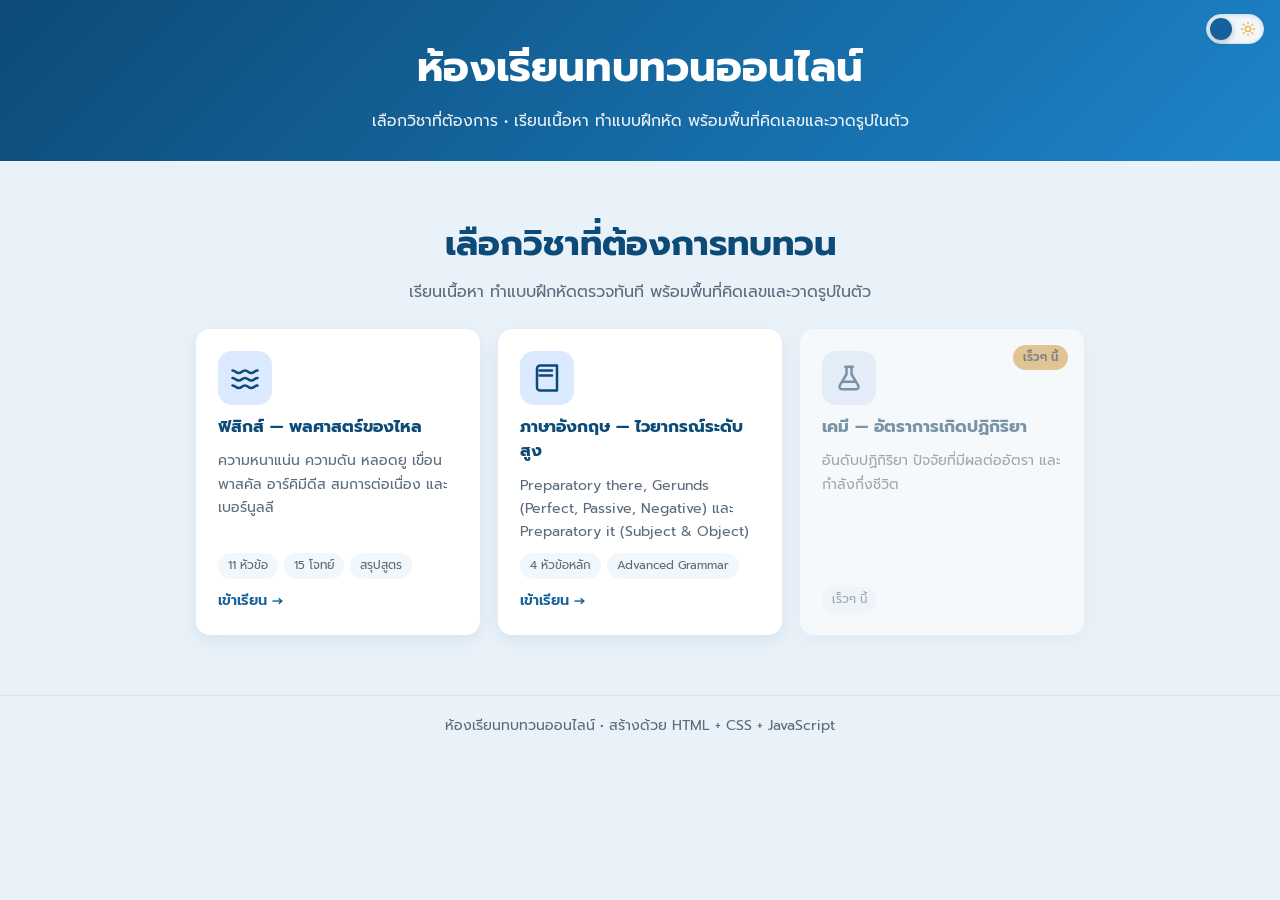
<file: index.html>
<!DOCTYPE html>
<!-- ============================================================
     index.html : ไฟล์หน้าเว็บหลัก (เลือกวิชา)
     ============================================================ -->
<html lang="th">
<head>
  <meta charset="UTF-8" />
  <meta name="viewport" content="width=device-width, initial-scale=1.0" />
  <meta name="color-scheme" content="light dark" />
  <title>ห้องเรียนทบทวนออนไลน์</title>

  <link rel="preconnect" href="https://fonts.googleapis.com" />
  <link rel="preconnect" href="https://fonts.gstatic.com" crossorigin />
  <link href="https://fonts.googleapis.com/css2?family=Prompt:wght@300;400;500;600;700&display=swap" rel="stylesheet" />

  <link rel="stylesheet" href="style.css" />
</head>

<body>

  <header class="site-header">
    <h1>ห้องเรียนทบทวนออนไลน์</h1>
    <p>เลือกวิชาที่ต้องการ • เรียนเนื้อหา ทำแบบฝึกหัด พร้อมพื้นที่คิดเลขและวาดรูปในตัว</p>
  </header>

  <!-- สวิตช์โหมดมืด/สว่าง -->
  <label class="theme-switch" title="สลับโหมดมืด/สว่าง">
    <input type="checkbox" id="theme-toggle" aria-label="สลับโหมดมืด/สว่าง" />
    <span class="switch-track">
      <svg class="icon-moon" viewBox="0 0 24 24" fill="none" stroke="currentColor" stroke-width="2" stroke-linecap="round" stroke-linejoin="round" aria-hidden="true">
        <path d="M21 12.79A9 9 0 1 1 11.21 3 7 7 0 0 0 21 12.79z"/>
      </svg>
      <svg class="icon-sun" viewBox="0 0 24 24" fill="none" stroke="currentColor" stroke-width="2" stroke-linecap="round" stroke-linejoin="round" aria-hidden="true">
        <circle cx="12" cy="12" r="4"/>
        <path d="M12 2v2M12 20v2M4.93 4.93l1.41 1.41M17.66 17.66l1.41 1.41M2 12h2M20 12h2M6.34 17.66l-1.41 1.41M19.07 4.93l-1.41 1.41"/>
      </svg>
      <span class="switch-knob"></span>
    </span>
  </label>

  <main>
    <section id="home-section" class="page active">
      <div class="home-hero">
        <h2>เลือกวิชาที่ต้องการทบทวน</h2>
        <p>เรียนเนื้อหา ทำแบบฝึกหัดตรวจทันที พร้อมพื้นที่คิดเลขและวาดรูปในตัว</p>
      </div>
      <div id="subject-grid" class="subject-grid">
        <!-- script.js เติมการ์ดวิชาตรงนี้ -->
      </div>
    </section>
  </main>

  <footer class="site-footer">
    ห้องเรียนทบทวนออนไลน์ • สร้างด้วย HTML + CSS + JavaScript
  </footer>

  <script src="script.js"></script>
</body>
</html>
</file>
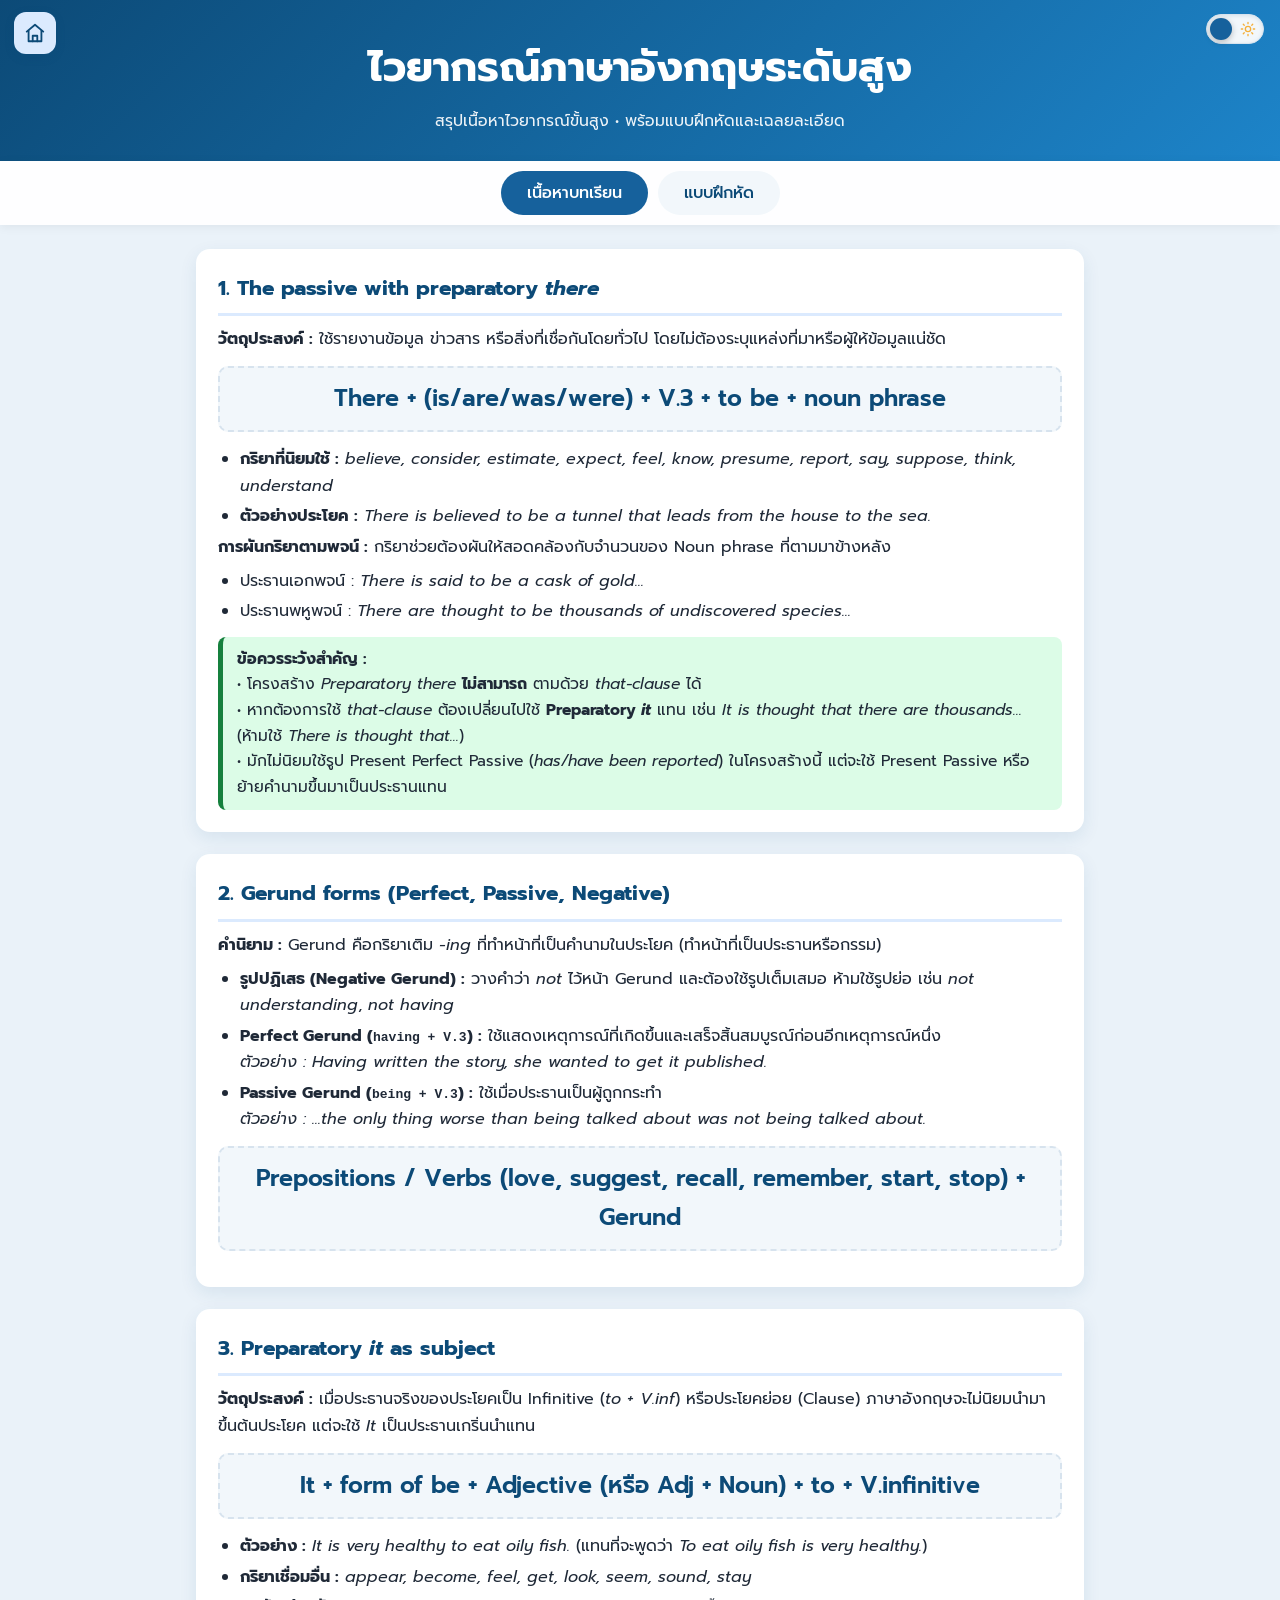
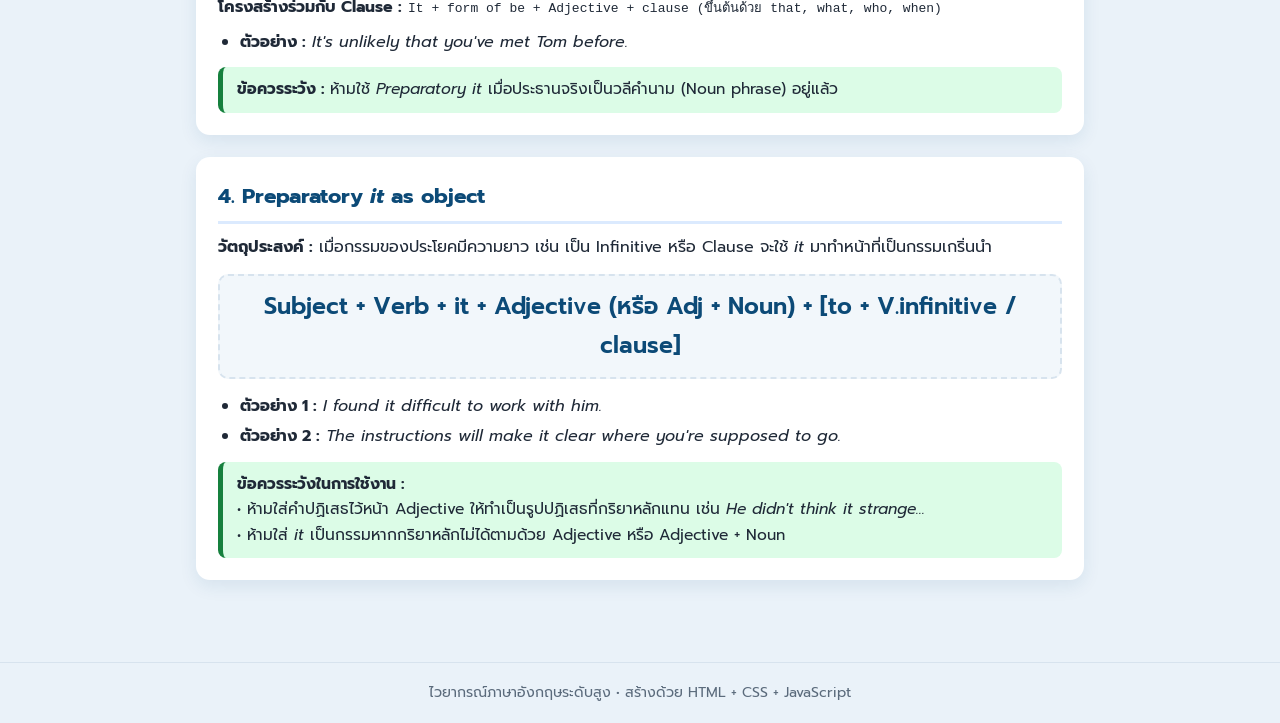
<file: english.html>
<!DOCTYPE html>
<!-- ============================================================
     english.html : สรุปเนื้อหาและแบบฝึกหัดไวยากรณ์ภาษาอังกฤษระดับสูง
     ============================================================ -->
<html lang="th">
<head>
  <meta charset="UTF-8" />
  <meta name="viewport" content="width=device-width, initial-scale=1.0" />
  <meta name="color-scheme" content="light dark" />
  <title>ไวยากรณ์ภาษาอังกฤษระดับสูง | สรุปบทเรียนและแบบฝึกหัด</title>

  <link rel="preconnect" href="https://fonts.googleapis.com" />
  <link rel="preconnect" href="https://fonts.gstatic.com" crossorigin />
  <link href="https://fonts.googleapis.com/css2?family=Prompt:wght@300;400;500;600;700&display=swap" rel="stylesheet" />

  <link rel="stylesheet" href="style.css" />
</head>

<body>

  <!-- ส่วนหัวของเว็บ -->
  <header class="site-header">
    <h1>ไวยากรณ์ภาษาอังกฤษระดับสูง</h1>
    <p>สรุปเนื้อหาไวยากรณ์ขั้นสูง • พร้อมแบบฝึกหัดและเฉลยละเอียด</p>
  </header>

  <!-- ปุ่มโลโก้ "หน้าแรก" : กลับหน้าหลัก index.html -->
  <a href="index.html" id="home-logo" class="home-logo" aria-label="กลับหน้าแรก" title="กลับหน้าแรก">
    <svg viewBox="0 0 24 24" fill="none" stroke="currentColor" stroke-width="2" stroke-linecap="round" stroke-linejoin="round" aria-hidden="true">
      <path d="M3 10.5 12 3l9 7.5"/>
      <path d="M5 9.5V21h14V9.5"/>
      <path d="M9.5 21v-6h5v6"/>
    </svg>
  </a>

  <!-- เมนูแท็บสลับหน้า -->
  <nav class="tabs" id="main-tabs">
    <button id="tab-lesson" class="tab active">เนื้อหาบทเรียน</button>
    <button id="tab-quiz" class="tab">แบบฝึกหัด</button>
  </nav>

  <!-- สวิตช์โหมดมืด/สว่าง -->
  <label class="theme-switch" title="สลับโหมดมืด/สว่าง">
    <input type="checkbox" id="theme-toggle" aria-label="สลับโหมดมืด/สว่าง" />
    <span class="switch-track">
      <svg class="icon-moon" viewBox="0 0 24 24" fill="none" stroke="currentColor" stroke-width="2" stroke-linecap="round" stroke-linejoin="round" aria-hidden="true">
        <path d="M21 12.79A9 9 0 1 1 11.21 3 7 7 0 0 0 21 12.79z"/>
      </svg>
      <svg class="icon-sun" viewBox="0 0 24 24" fill="none" stroke="currentColor" stroke-width="2" stroke-linecap="round" stroke-linejoin="round" aria-hidden="true">
        <circle cx="12" cy="12" r="4"/>
        <path d="M12 2v2M12 20v2M4.93 4.93l1.41 1.41M17.66 17.66l1.41 1.41M2 12h2M20 12h2M6.34 17.66l-1.41 1.41M19.07 4.93l-1.41 1.41"/>
      </svg>
      <span class="switch-knob"></span>
    </span>
  </label>

  <main>
    <!-- SECTION 1 : เนื้อหาบทเรียน -->
    <section id="lesson-section" class="page active">

      <!-- หัวข้อที่ 1 -->
      <article class="lesson-card card">
        <h2>1. The passive with preparatory <i>there</i></h2>
        <p><b>วัตถุประสงค์ :</b> ใช้รายงานข้อมูล ข่าวสาร หรือสิ่งที่เชื่อกันโดยทั่วไป โดยไม่ต้องระบุแหล่งที่มาหรือผู้ให้ข้อมูลแน่ชัด</p>
        <div class="formula">There + (is/are/was/were) + V.3 + to be + noun phrase</div>
        <ul>
          <li><b>กริยาที่นิยมใช้ :</b> <i>believe, consider, estimate, expect, feel, know, presume, report, say, suppose, think, understand</i></li>
          <li><b>ตัวอย่างประโยค :</b> <i>There is believed to be a tunnel that leads from the house to the sea.</i></li>
        </ul>
        <p><b>การผันกริยาตามพจน์ :</b> กริยาช่วยต้องผันให้สอดคล้องกับจำนวนของ Noun phrase ที่ตามมาข้างหลัง</p>
        <ul>
          <li>ประธานเอกพจน์ : <i>There is said to be a cask of gold...</i></li>
          <li>ประธานพหูพจน์ : <i>There are thought to be thousands of undiscovered species...</i></li>
        </ul>
        <div class="example-box">
          <b>ข้อควรระวังสำคัญ :</b><br>
          • โครงสร้าง <i>Preparatory there</i> <b>ไม่สามารถ</b> ตามด้วย <i>that-clause</i> ได้<br>
          • หากต้องการใช้ <i>that-clause</i> ต้องเปลี่ยนไปใช้ <b>Preparatory <i>it</i></b> แทน เช่น <i>It is thought that there are thousands...</i> (ห้ามใช้ <i>There is thought that...</i>)<br>
          • มักไม่นิยมใช้รูป Present Perfect Passive (<i>has/have been reported</i>) ในโครงสร้างนี้ แต่จะใช้ Present Passive หรือย้ายคำนามขึ้นมาเป็นประธานแทน
        </div>
      </article>

      <!-- หัวข้อที่ 2 -->
      <article class="lesson-card card">
        <h2>2. Gerund forms (Perfect, Passive, Negative)</h2>
        <p><b>คำนิยาม :</b> Gerund คือกริยาเติม <i>-ing</i> ที่ทำหน้าที่เป็นคำนามในประโยค (ทำหน้าที่เป็นประธานหรือกรรม)</p>
        <ul>
          <li><b>รูปปฏิเสธ (Negative Gerund) :</b> วางคำว่า <i>not</i> ไว้หน้า Gerund และต้องใช้รูปเต็มเสมอ ห้ามใช้รูปย่อ เช่น <i>not understanding</i>, <i>not having</i></li>
          <li><b>Perfect Gerund (<code>having + V.3</code>) :</b> ใช้แสดงเหตุการณ์ที่เกิดขึ้นและเสร็จสิ้นสมบูรณ์ก่อนอีกเหตุการณ์หนึ่ง<br>
            <i>ตัวอย่าง : Having written the story, she wanted to get it published.</i>
          </li>
          <li><b>Passive Gerund (<code>being + V.3</code>) :</b> ใช้เมื่อประธานเป็นผู้ถูกกระทำ<br>
            <i>ตัวอย่าง : ...the only thing worse than being talked about was not being talked about.</i>
          </li>
        </ul>
        <div class="formula">Prepositions / Verbs (love, suggest, recall, remember, start, stop) + Gerund</div>
      </article>

      <!-- หัวข้อที่ 3 -->
      <article class="lesson-card card">
        <h2>3. Preparatory <i>it</i> as subject</h2>
        <p><b>วัตถุประสงค์ :</b> เมื่อประธานจริงของประโยคเป็น Infinitive (<i>to + V.inf</i>) หรือประโยคย่อย (Clause) ภาษาอังกฤษจะไม่นิยมนำมาขึ้นต้นประโยค แต่จะใช้ <i>It</i> เป็นประธานเกริ่นนำแทน</p>
        <div class="formula">It + form of be + Adjective (หรือ Adj + Noun) + to + V.infinitive</div>
        <ul>
          <li><b>ตัวอย่าง :</b> <i>It is very healthy to eat oily fish.</i> (แทนที่จะพูดว่า <i>To eat oily fish is very healthy.</i>)</li>
          <li><b>กริยาเชื่อมอื่น :</b> <i>appear, become, feel, get, look, seem, sound, stay</i></li>
        </ul>
        <p><b>โครงสร้างร่วมกับ Clause :</b> <code>It + form of be + Adjective + clause (ขึ้นต้นด้วย that, what, who, when)</code></p>
        <ul>
          <li><b>ตัวอย่าง :</b> <i>It's unlikely that you've met Tom before.</i></li>
        </ul>
        <div class="example-box">
          <b>ข้อควรระวัง :</b> ห้ามใช้ <i>Preparatory it</i> เมื่อประธานจริงเป็นวลีคำนาม (Noun phrase) อยู่แล้ว
        </div>
      </article>

      <!-- หัวข้อที่ 4 -->
      <article class="lesson-card card">
        <h2>4. Preparatory <i>it</i> as object</h2>
        <p><b>วัตถุประสงค์ :</b> เมื่อกรรมของประโยคมีความยาว เช่น เป็น Infinitive หรือ Clause จะใช้ <i>it</i> มาทำหน้าที่เป็นกรรมเกริ่นนำ</p>
        <div class="formula">Subject + Verb + it + Adjective (หรือ Adj + Noun) + [to + V.infinitive / clause]</div>
        <ul>
          <li><b>ตัวอย่าง 1 :</b> <i>I found it difficult to work with him.</i></li>
          <li><b>ตัวอย่าง 2 :</b> <i>The instructions will make it clear where you're supposed to go.</i></li>
        </ul>
        <div class="example-box">
          <b>ข้อควรระวังในการใช้งาน :</b><br>
          • ห้ามใส่คำปฏิเสธไว้หน้า Adjective ให้ทำเป็นรูปปฏิเสธที่กริยาหลักแทน เช่น <i>He didn't think it strange...</i><br>
          • ห้ามใส่ <i>it</i> เป็นกรรมหากกริยาหลักไม่ได้ตามด้วย Adjective หรือ Adjective + Noun
        </div>
      </article>

    </section>

    <!-- SECTION 2 : แบบฝึกหัด (Dynamic Rendering with Sub-tabs) -->
    <section id="quiz-section" class="page">
      <!-- สลับแท็บย่อยในแบบฝึกหัด -->
      <nav class="tabs" id="quiz-sub-tabs" style="margin-bottom: 24px; position: static; box-shadow: none;">
        <button id="sub-tab-general" class="tab active">แบบฝึกหัดทั่วไป (10 ข้อ)</button>
        <button id="sub-tab-exam" class="tab">แบบฝึกหัดสอบเข้า / IELTS (10 ข้อ)</button>
      </nav>

      <div id="quiz-box" class="card"></div>
      <div id="result-box" class="card result-card" hidden>
        <h2>สรุปผลคะแนน</h2>
        <div id="score-ring" class="score-ring">
          <div class="score-inner">
            <span id="score-percent">0%</span>
            <small id="score-text">0/0 คะแนน</small>
          </div>
        </div>
        <p id="result-message" class="result-message"></p>
        <button id="retry-btn" class="btn-primary">ทำแบบฝึกหัดอีกครั้ง</button>
      </div>
    </section>

  </main>



  <!-- ส่วนท้ายเว็บ -->
  <footer class="site-footer">
    ไวยากรณ์ภาษาอังกฤษระดับสูง • สร้างด้วย HTML + CSS + JavaScript
  </footer>

  <script src="script.js"></script>
</body>
</html>
</file>
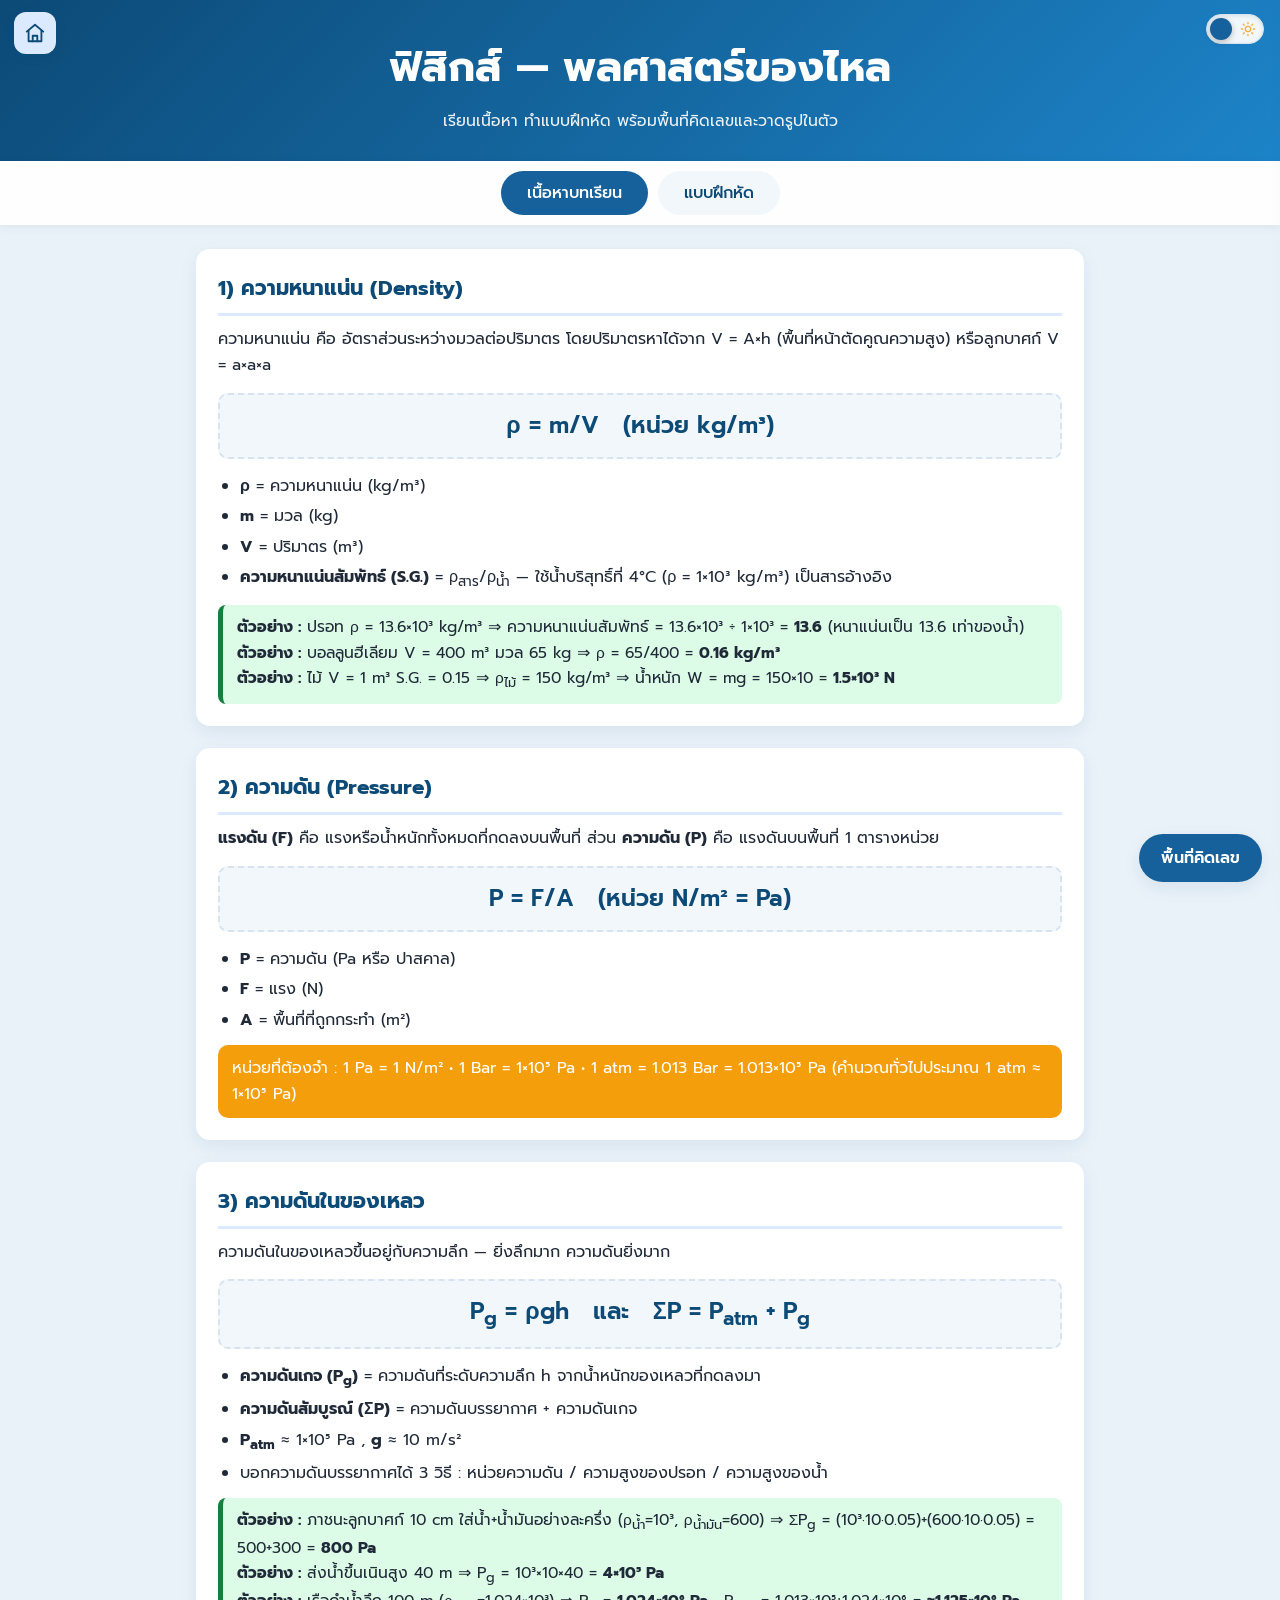
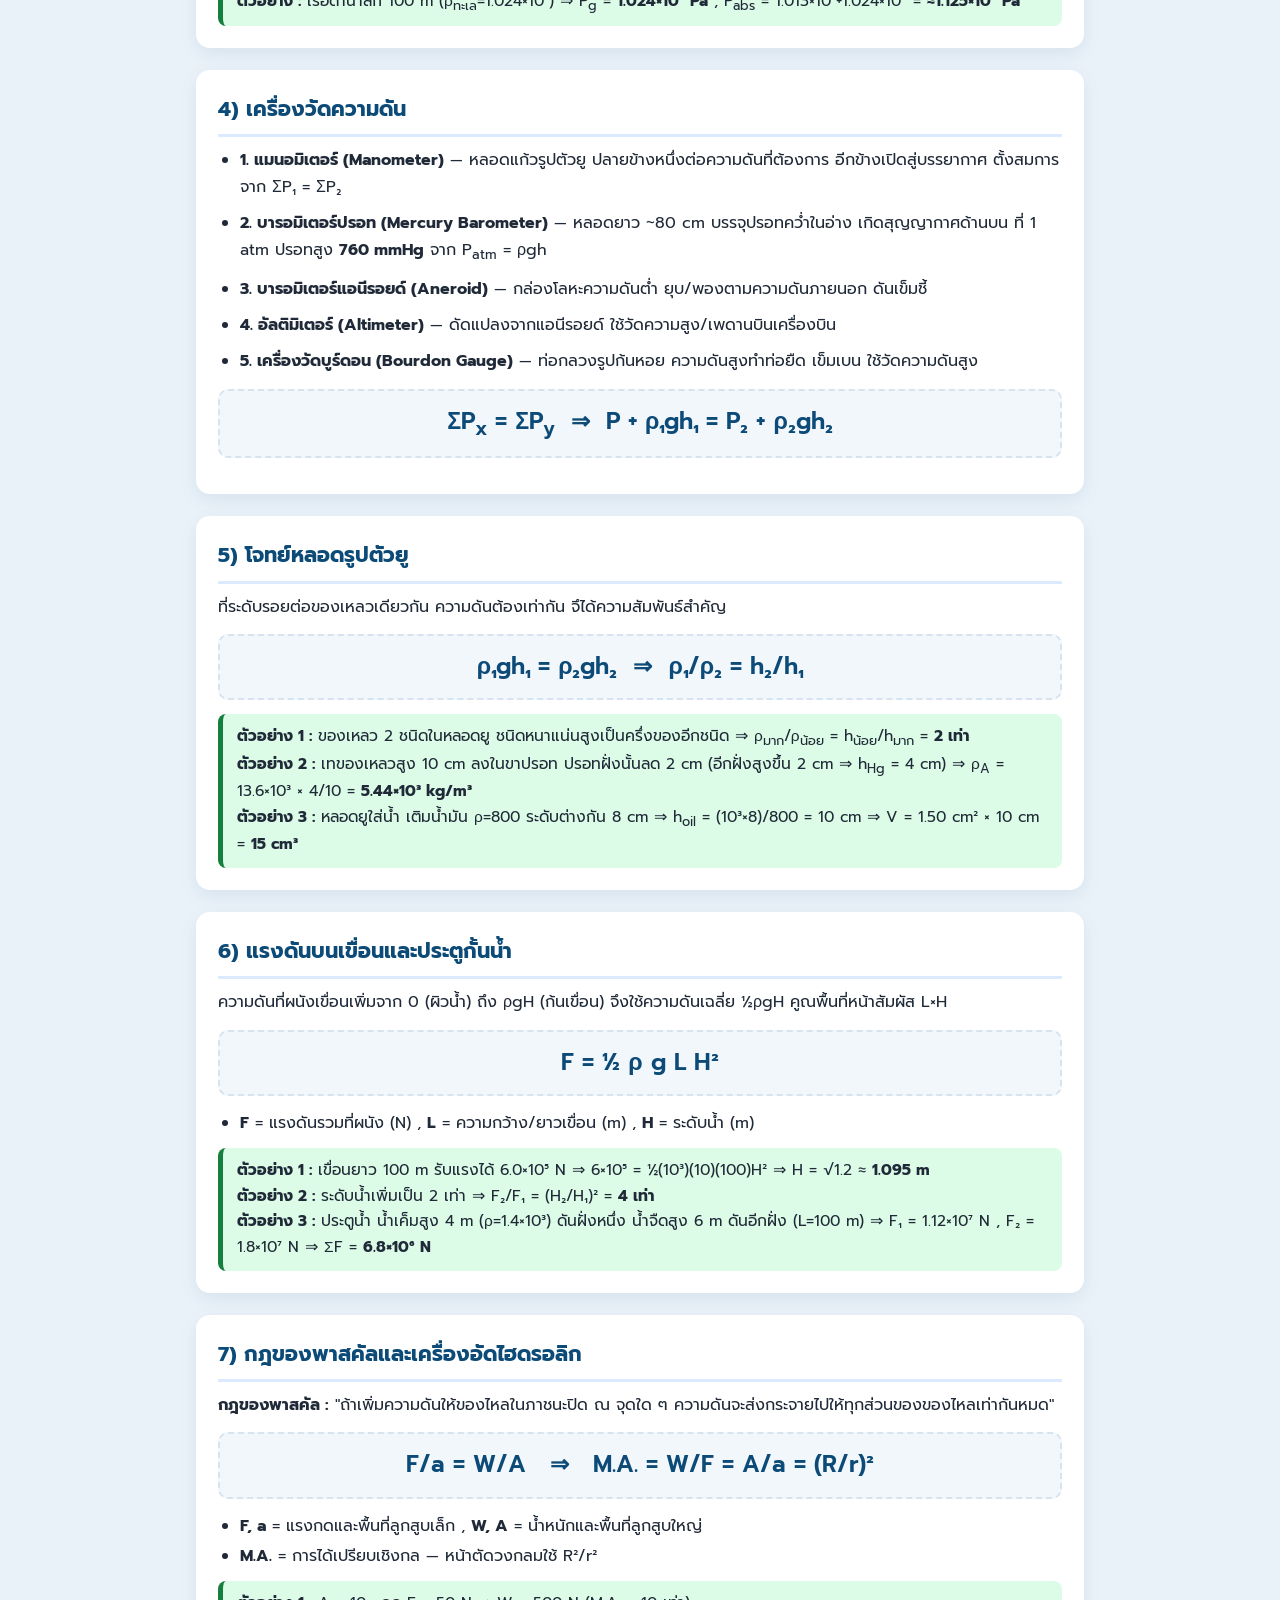
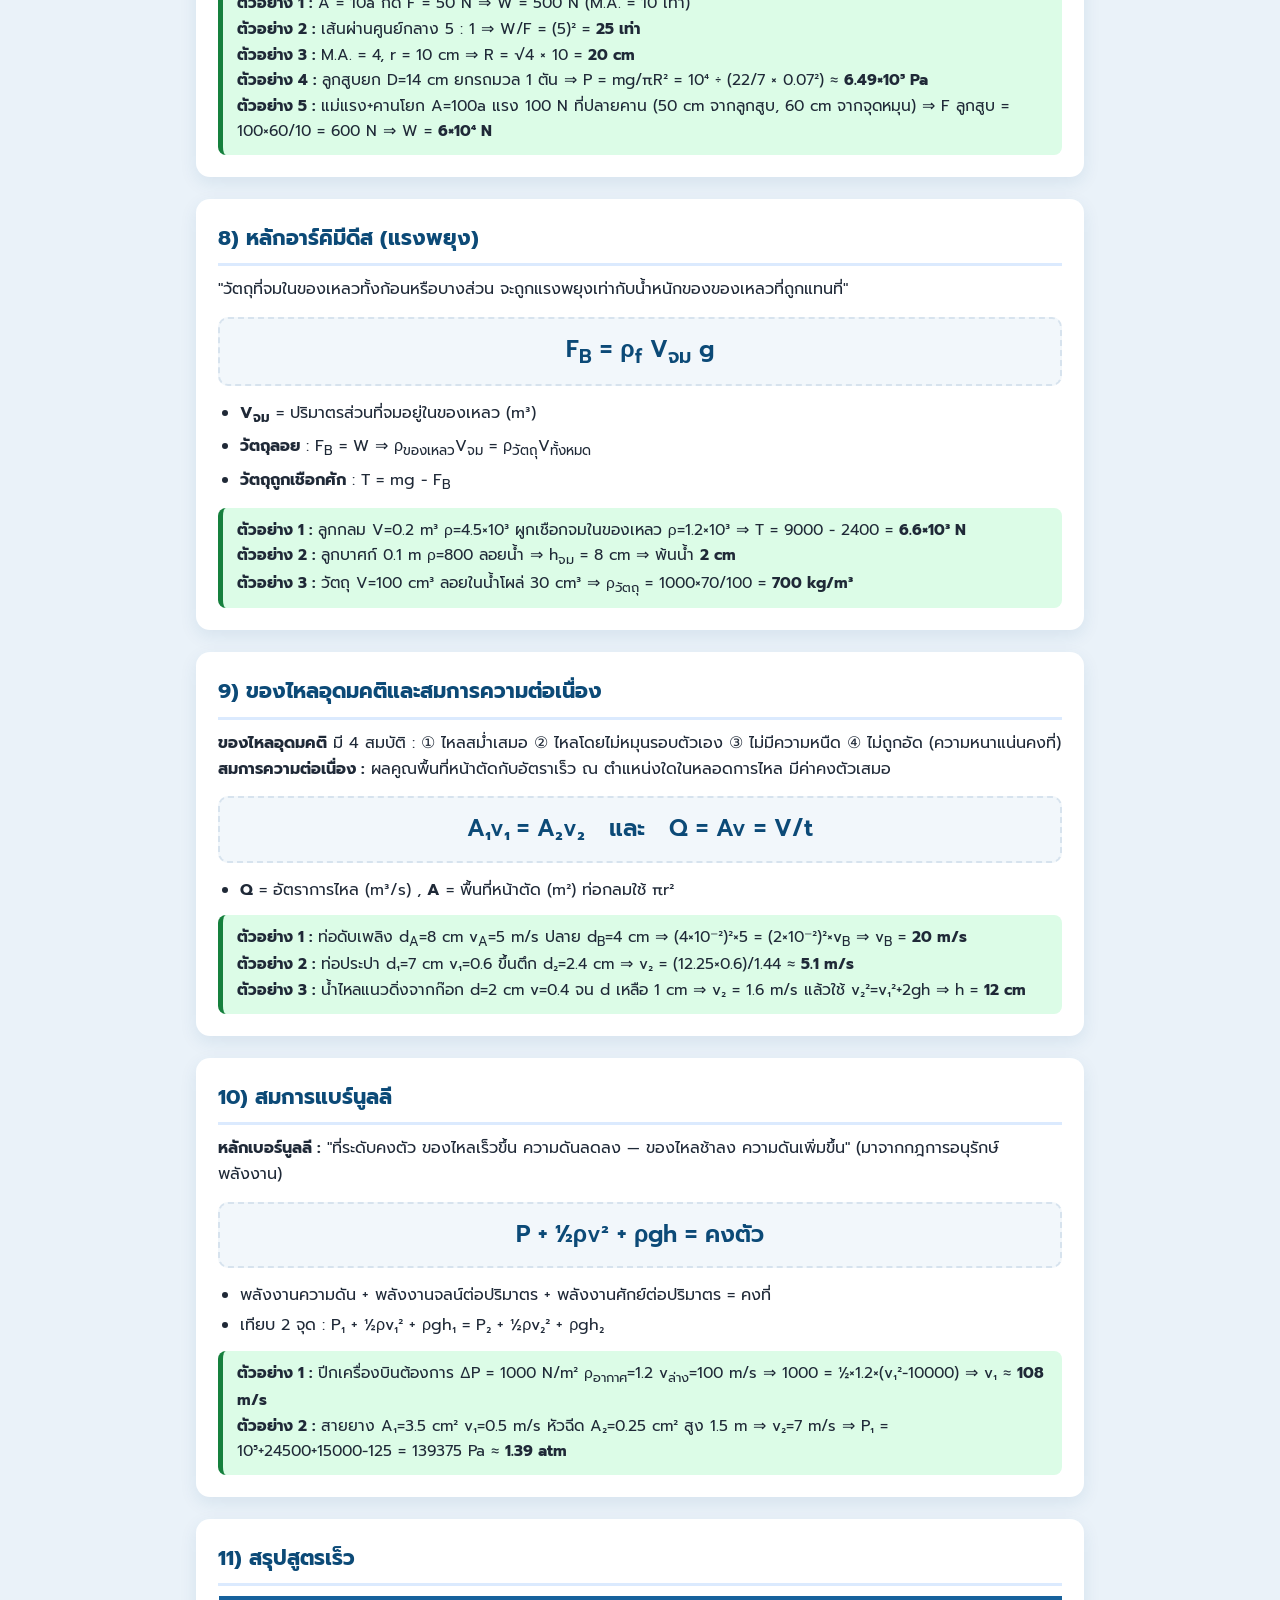
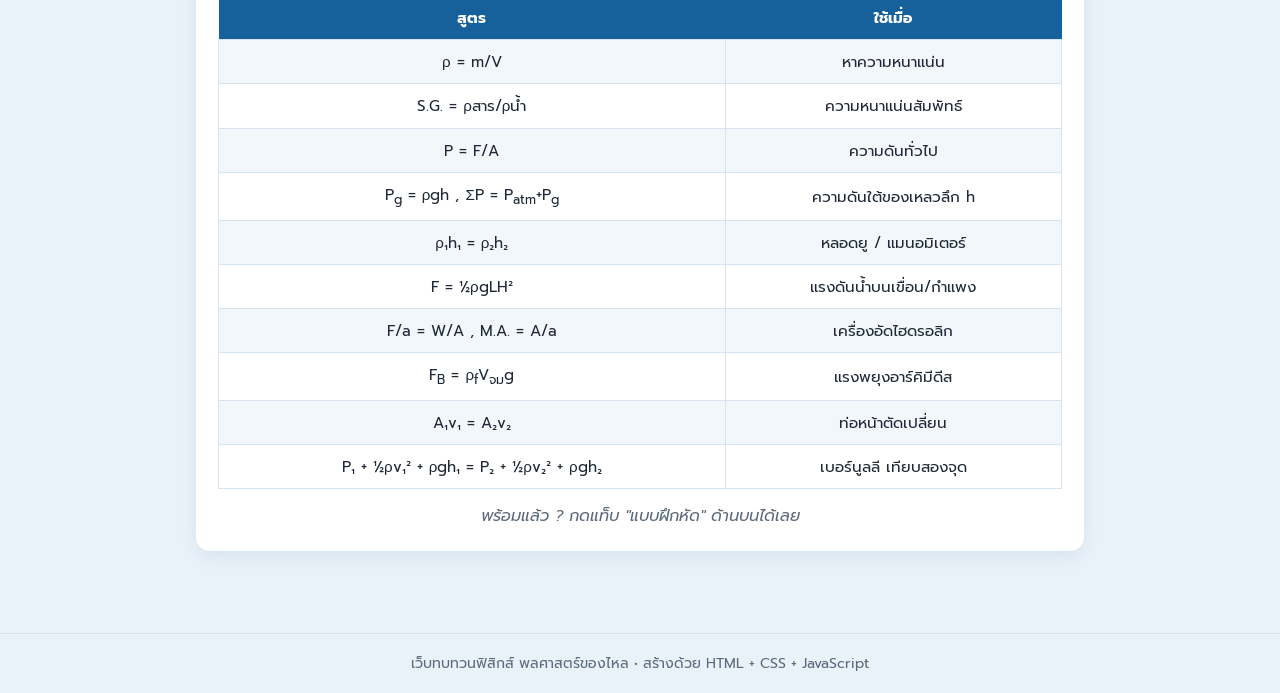
<file: physics.html>
<!DOCTYPE html>
<!-- ============================================================
     physics.html : หน้าบทเรียนและแบบฝึกหัด "พลศาสตร์ของไหล"
     ============================================================ -->
<html lang="th">
<head>
  <meta charset="UTF-8" />
  <meta name="viewport" content="width=device-width, initial-scale=1.0" />
  <meta name="color-scheme" content="light dark" />
  <title>พลศาสตร์ของไหล | ฟิสิกส์ทบทวน</title>

  <link rel="preconnect" href="https://fonts.googleapis.com" />
  <link rel="preconnect" href="https://fonts.gstatic.com" crossorigin />
  <link href="https://fonts.googleapis.com/css2?family=Prompt:wght@300;400;500;600;700&display=swap" rel="stylesheet" />

  <link rel="stylesheet" href="style.css" />
</head>

<body>

  <!-- ส่วนหัวของเว็บ -->
  <header class="site-header">
    <h1>ฟิสิกส์ — พลศาสตร์ของไหล</h1>
    <p>เรียนเนื้อหา ทำแบบฝึกหัด พร้อมพื้นที่คิดเลขและวาดรูปในตัว</p>
  </header>

  <!-- ปุ่มโลโก้ "หน้าแรก" : กลับหน้าหลัก index.html -->
  <a href="index.html" id="home-logo" class="home-logo" aria-label="กลับหน้าแรก" title="กลับหน้าแรก">
    <svg viewBox="0 0 24 24" fill="none" stroke="currentColor" stroke-width="2" stroke-linecap="round" stroke-linejoin="round" aria-hidden="true">
      <path d="M3 10.5 12 3l9 7.5"/>
      <path d="M5 9.5V21h14V9.5"/>
      <path d="M9.5 21v-6h5v6"/>
    </svg>
  </a>

  <!-- เมนูแท็บ : เนื้อหาบทเรียน / แบบฝึกหัด -->
  <nav class="tabs" id="main-tabs">
    <button id="tab-lesson" class="tab active">เนื้อหาบทเรียน</button>
    <button id="tab-quiz" class="tab">แบบฝึกหัด</button>
  </nav>

  <!-- สวิตช์โหมดมืด/สว่าง -->
  <label class="theme-switch" title="สลับโหมดมืด/สว่าง">
    <input type="checkbox" id="theme-toggle" aria-label="สลับโหมดมืด/สว่าง" />
    <span class="switch-track">
      <svg class="icon-moon" viewBox="0 0 24 24" fill="none" stroke="currentColor" stroke-width="2" stroke-linecap="round" stroke-linejoin="round" aria-hidden="true">
        <path d="M21 12.79A9 9 0 1 1 11.21 3 7 7 0 0 0 21 12.79z"/>
      </svg>
      <svg class="icon-sun" viewBox="0 0 24 24" fill="none" stroke="currentColor" stroke-width="2" stroke-linecap="round" stroke-linejoin="round" aria-hidden="true">
        <circle cx="12" cy="12" r="4"/>
        <path d="M12 2v2M12 20v2M4.93 4.93l1.41 1.41M17.66 17.66l1.41 1.41M2 12h2M20 12h2M6.34 17.66l-1.41 1.41M19.07 4.93l-1.41 1.41"/>
      </svg>
      <span class="switch-knob"></span>
    </span>
  </label>

  <main>

    <!-- SECTION 1 : เนื้อหาบทเรียน -->
    <section id="lesson-section" class="page active">

      <!-- การ์ดที่ 1 : ความหนาแน่น -->
      <article class="lesson-card card">
        <h2>1) ความหนาแน่น (Density)</h2>
        <p>ความหนาแน่น คือ อัตราส่วนระหว่างมวลต่อปริมาตร โดยปริมาตรหาได้จาก V = A×h (พื้นที่หน้าตัดคูณความสูง) หรือลูกบาศก์ V = a×a×a</p>
        <div class="formula">ρ = m/V &nbsp;&nbsp;(หน่วย kg/m³)</div>
        <ul>
          <li><b>ρ</b> = ความหนาแน่น (kg/m³)</li>
          <li><b>m</b> = มวล (kg)</li>
          <li><b>V</b> = ปริมาตร (m³)</li>
          <li><b>ความหนาแน่นสัมพัทธ์ (S.G.)</b> = ρ<sub>สาร</sub>/ρ<sub>น้ำ</sub> — ใช้น้ำบริสุทธิ์ที่ 4°C (ρ = 1×10³ kg/m³) เป็นสารอ้างอิง</li>
        </ul>
        <div class="example-box">
          <b>ตัวอย่าง :</b> ปรอท ρ = 13.6×10³ kg/m³ ⇒ ความหนาแน่นสัมพัทธ์ = 13.6×10³ ÷ 1×10³ = <b>13.6</b> (หนาแน่นเป็น 13.6 เท่าของน้ำ)<br>
          <b>ตัวอย่าง :</b> บอลลูนฮีเลียม V = 400 m³ มวล 65 kg ⇒ ρ = 65/400 = <b>0.16 kg/m³</b><br>
          <b>ตัวอย่าง :</b> ไม้ V = 1 m³ S.G. = 0.15 ⇒ ρ<sub>ไม้</sub> = 150 kg/m³ ⇒ น้ำหนัก W = mg = 150×10 = <b>1.5×10³ N</b>
        </div>
      </article>

      <!-- การ์ดที่ 2 : ความดัน -->
      <article class="lesson-card card">
        <h2>2) ความดัน (Pressure)</h2>
        <p><b>แรงดัน (F)</b> คือ แรงหรือน้ำหนักทั้งหมดที่กดลงบนพื้นที่ ส่วน <b>ความดัน (P)</b> คือ แรงดันบนพื้นที่ 1 ตารางหน่วย</p>
        <div class="formula">P = F/A &nbsp;&nbsp;(หน่วย N/m² = Pa)</div>
        <ul>
          <li><b>P</b> = ความดัน (Pa หรือ ปาสคาล)</li>
          <li><b>F</b> = แรง (N)</li>
          <li><b>A</b> = พื้นที่ที่ถูกกระทำ (m²)</li>
        </ul>
        <p class="key-point">หน่วยที่ต้องจำ : 1 Pa = 1 N/m² • 1 Bar = 1×10⁵ Pa • 1 atm = 1.013 Bar = 1.013×10⁵ Pa (คำนวณทั่วไปประมาณ 1 atm ≈ 1×10⁵ Pa)</p>
      </article>

      <!-- การ์ดที่ 3 : ความดันในของเหลว -->
      <article class="lesson-card card">
        <h2>3) ความดันในของเหลว</h2>
        <p>ความดันในของเหลวขึ้นอยู่กับความลึก — ยิ่งลึกมาก ความดันยิ่งมาก</p>
        <div class="formula">P<sub>g</sub> = ρgh &nbsp;&nbsp;และ&nbsp;&nbsp; ΣP = P<sub>atm</sub> + P<sub>g</sub></div>
        <ul>
          <li><b>ความดันเกจ (P<sub>g</sub>)</b> = ความดันที่ระดับความลึก h จากน้ำหนักของเหลวที่กดลงมา</li>
          <li><b>ความดันสัมบูรณ์ (ΣP)</b> = ความดันบรรยากาศ + ความดันเกจ</li>
          <li><b>P<sub>atm</sub></b> ≈ 1×10⁵ Pa , <b>g</b> ≈ 10 m/s²</li>
          <li>บอกความดันบรรยากาศได้ 3 วิธี : หน่วยความดัน / ความสูงของปรอท / ความสูงของน้ำ</li>
        </ul>
        <div class="example-box">
          <b>ตัวอย่าง :</b> ภาชนะลูกบาศก์ 10 cm ใส่น้ำ+น้ำมันอย่างละครึ่ง (ρ<sub>น้ำ</sub>=10³, ρ<sub>น้ำมัน</sub>=600) ⇒ ΣP<sub>g</sub> = (10³·10·0.05)+(600·10·0.05) = 500+300 = <b>800 Pa</b><br>
          <b>ตัวอย่าง :</b> ส่งน้ำขึ้นเนินสูง 40 m ⇒ P<sub>g</sub> = 10³×10×40 = <b>4×10⁵ Pa</b><br>
          <b>ตัวอย่าง :</b> เรือดำน้ำลึก 100 m (ρ<sub>ทะเล</sub>=1.024×10³) ⇒ P<sub>g</sub> = <b>1.024×10⁶ Pa</b> , P<sub>abs</sub> = 1.013×10⁵+1.024×10⁶ = <b>≈1.125×10⁶ Pa</b>
        </div>
      </article>

      <!-- การ์ดที่ 4 : เครื่องวัดความดัน -->
      <article class="lesson-card card">
        <h2>4) เครื่องวัดความดัน</h2>
        <ul class="app-list">
          <li><b>1. แมนอมิเตอร์ (Manometer)</b> — หลอดแก้วรูปตัวยู ปลายข้างหนึ่งต่อความดันที่ต้องการ อีกข้างเปิดสู่บรรยากาศ ตั้งสมการจาก ΣP₁ = ΣP₂</li>
          <li><b>2. บารอมิเตอร์ปรอท (Mercury Barometer)</b> — หลอดยาว ~80 cm บรรจุปรอทคว่ำในอ่าง เกิดสุญญากาศด้านบน ที่ 1 atm ปรอทสูง <b>760 mmHg</b> จาก P<sub>atm</sub> = ρgh</li>
          <li><b>3. บารอมิเตอร์แอนีรอยด์ (Aneroid)</b> — กล่องโลหะความดันต่ำ ยุบ/พองตามความดันภายนอก ดันเข็มชี้</li>
          <li><b>4. อัลติมิเตอร์ (Altimeter)</b> — ดัดแปลงจากแอนีรอยด์ ใช้วัดความสูง/เพดานบินเครื่องบิน</li>
          <li><b>5. เครื่องวัดบูร์ดอน (Bourdon Gauge)</b> — ท่อกลวงรูปก้นหอย ความดันสูงทำท่อยืด เข็มเบน ใช้วัดความดันสูง</li>
        </ul>
        <div class="formula">ΣP<sub>x</sub> = ΣP<sub>y</sub> &nbsp;⇒&nbsp; P + ρ₁gh₁ = P₂ + ρ₂gh₂</div>
      </article>

      <!-- การ์ดที่ 5 : หลอดรูปตัวยู -->
      <article class="lesson-card card">
        <h2>5) โจทย์หลอดรูปตัวยู</h2>
        <p>ที่ระดับรอยต่อของเหลวเดียวกัน ความดันต้องเท่ากัน จึได้ความสัมพันธ์สำคัญ</p>
        <div class="formula">ρ₁gh₁ = ρ₂gh₂ &nbsp;⇒&nbsp; ρ₁/ρ₂ = h₂/h₁</div>
        <div class="example-box">
          <b>ตัวอย่าง 1 :</b> ของเหลว 2 ชนิดในหลอดยู ชนิดหนาแน่นสูงเป็นครึ่งของอีกชนิด ⇒ ρ<sub>มาก</sub>/ρ<sub>น้อย</sub> = h<sub>น้อย</sub>/h<sub>มาก</sub> = <b>2 เท่า</b><br>
          <b>ตัวอย่าง 2 :</b> เทของเหลวสูง 10 cm ลงในขาปรอท ปรอทฝั่งนั้นลด 2 cm (อีกฝั่งสูงขึ้น 2 cm ⇒ h<sub>Hg</sub> = 4 cm) ⇒ ρ<sub>A</sub> = 13.6×10³ × 4/10 = <b>5.44×10³ kg/m³</b><br>
          <b>ตัวอย่าง 3 :</b> หลอดยูใส่น้ำ เติมน้ำมัน ρ=800 ระดับต่างกัน 8 cm ⇒ h<sub>oil</sub> = (10³×8)/800 = 10 cm ⇒ V = 1.50 cm² × 10 cm = <b>15 cm³</b>
        </div>
      </article>

      <!-- การ์ดที่ 6 : แรงดันบนเขื่อน -->
      <article class="lesson-card card">
        <h2>6) แรงดันบนเขื่อนและประตูกั้นน้ำ</h2>
        <p>ความดันที่ผนังเขื่อนเพิ่มจาก 0 (ผิวน้ำ) ถึง ρgH (ก้นเขื่อน) จึงใช้ความดันเฉลี่ย ½ρgH คูณพื้นที่หน้าสัมผัส L×H</p>
        <div class="formula">F = ½ ρ g L H²</div>
        <ul>
          <li><b>F</b> = แรงดันรวมที่ผนัง (N) , <b>L</b> = ความกว้าง/ยาวเขื่อน (m) , <b>H</b> = ระดับน้ำ (m)</li>
        </ul>
        <div class="example-box">
          <b>ตัวอย่าง 1 :</b> เขื่อนยาว 100 m รับแรงได้ 6.0×10⁵ N ⇒ 6×10⁵ = ½(10³)(10)(100)H² ⇒ H = √1.2 ≈ <b>1.095 m</b><br>
          <b>ตัวอย่าง 2 :</b> ระดับน้ำเพิ่มเป็น 2 เท่า ⇒ F₂/F₁ = (H₂/H₁)² = <b>4 เท่า</b><br>
          <b>ตัวอย่าง 3 :</b> ประตูน้ำ น้ำเค็มสูง 4 m (ρ=1.4×10³) ดันฝั่งหนึ่ง น้ำจืดสูง 6 m ดันอีกฝั่ง (L=100 m) ⇒ F₁ = 1.12×10⁷ N , F₂ = 1.8×10⁷ N ⇒ ΣF = <b>6.8×10⁶ N</b>
        </div>
      </article>

      <!-- การ์ดที่ 7 : กฎพาสคัล + ไฮดรอลิก -->
      <article class="lesson-card card">
        <h2>7) กฎของพาสคัลและเครื่องอัดไฮดรอลิก</h2>
        <p><b>กฎของพาสคัล :</b> "ถ้าเพิ่มความดันให้ของไหลในภาชนะปิด ณ จุดใด ๆ ความดันจะส่งกระจายไปให้ทุกส่วนของของไหลเท่ากันหมด"</p>
        <div class="formula">F/a = W/A &nbsp;&nbsp;⇒&nbsp;&nbsp; M.A. = W/F = A/a = (R/r)²</div>
        <ul>
          <li><b>F, a</b> = แรงกดและพื้นที่ลูกสูบเล็ก , <b>W, A</b> = น้ำหนักและพื้นที่ลูกสูบใหญ่</li>
          <li><b>M.A.</b> = การได้เปรียบเชิงกล — หน้าตัดวงกลมใช้ R²/r²</li>
        </ul>
        <div class="example-box">
          <b>ตัวอย่าง 1 :</b> A = 10a กด F = 50 N ⇒ W = 500 N (M.A. = 10 เท่า)<br>
          <b>ตัวอย่าง 2 :</b> เส้นผ่านศูนย์กลาง 5 : 1 ⇒ W/F = (5)² = <b>25 เท่า</b><br>
          <b>ตัวอย่าง 3 :</b> M.A. = 4, r = 10 cm ⇒ R = √4 × 10 = <b>20 cm</b><br>
          <b>ตัวอย่าง 4 :</b> ลูกสูบยก D=14 cm ยกรถมวล 1 ตัน ⇒ P = mg/πR² = 10⁴ ÷ (22/7 × 0.07²) ≈ <b>6.49×10⁵ Pa</b><br>
          <b>ตัวอย่าง 5 :</b> แม่แรง+คานโยก A=100a แรง 100 N ที่ปลายคาน (50 cm จากลูกสูบ, 60 cm จากจุดหมุน) ⇒ F ลูกสูบ = 100×60/10 = 600 N ⇒ W = <b>6×10⁴ N</b>
        </div>
      </article>

      <!-- การ์ดที่ 8 : อาร์คิมีดีส -->
      <article class="lesson-card card">
        <h2>8) หลักอาร์คิมีดีส (แรงพยุง)</h2>
        <p>"วัตถุที่จมในของเหลวทั้งก้อนหรือบางส่วน จะถูกแรงพยุงเท่ากับน้ำหนักของของเหลวที่ถูกแทนที่"</p>
        <div class="formula">F<sub>B</sub> = ρ<sub>f</sub> V<sub>จม</sub> g</div>
        <ul>
          <li><b>V<sub>จม</sub></b> = ปริมาตรส่วนที่จมอยู่ในของเหลว (m³)</li>
          <li><b>วัตถุลอย</b> : F<sub>B</sub> = W ⇒ ρ<sub>ของเหลว</sub>V<sub>จม</sub> = ρ<sub>วัตถุ</sub>V<sub>ทั้งหมด</sub></li>
          <li><b>วัตถุถูกเชือกศัก</b> : T = mg − F<sub>B</sub></li>
        </ul>
        <div class="example-box">
          <b>ตัวอย่าง 1 :</b> ลูกกลม V=0.2 m³ ρ=4.5×10³ ผูกเชือกจมในของเหลว ρ=1.2×10³ ⇒ T = 9000 − 2400 = <b>6.6×10³ N</b><br>
          <b>ตัวอย่าง 2 :</b> ลูกบาศก์ 0.1 m ρ=800 ลอยน้ำ ⇒ h<sub>จม</sub> = 8 cm ⇒ พ้นน้ำ <b>2 cm</b><br>
          <b>ตัวอย่าง 3 :</b> วัตถุ V=100 cm³ ลอยในน้ำโผล่ 30 cm³ ⇒ ρ<sub>วัตถุ</sub> = 1000×70/100 = <b>700 kg/m³</b>
        </div>
      </article>

      <!-- การ์ดที่ 9 : ของไหลอุดมคติ + สมการต่อเนื่อง -->
      <article class="lesson-card card">
        <h2>9) ของไหลอุดมคติและสมการความต่อเนื่อง</h2>
        <p><b>ของไหลอุดมคติ</b> มี 4 สมบัติ : ① ไหลสม่ำเสมอ ② ไหลโดยไม่หมุนรอบตัวเอง ③ ไม่มีความหนืด ④ ไม่ถูกอัด (ความหนาแน่นคงที่)</p>
        <p><b>สมการความต่อเนื่อง :</b> ผลคูณพื้นที่หน้าตัดกับอัตราเร็ว ณ ตำแหน่งใดในหลอดการไหล มีค่าคงตัวเสมอ</p>
        <div class="formula">A₁v₁ = A₂v₂ &nbsp;&nbsp;และ&nbsp;&nbsp; Q = Av = V/t</div>
        <ul>
          <li><b>Q</b> = อัตราการไหล (m³/s) , <b>A</b> = พื้นที่หน้าตัด (m²) ท่อกลมใช้ πr²</li>
        </ul>
        <div class="example-box">
          <b>ตัวอย่าง 1 :</b> ท่อดับเพลิง d<sub>A</sub>=8 cm v<sub>A</sub>=5 m/s ปลาย d<sub>B</sub>=4 cm ⇒ (4×10⁻²)²×5 = (2×10⁻²)²×v<sub>B</sub> ⇒ v<sub>B</sub> = <b>20 m/s</b><br>
          <b>ตัวอย่าง 2 :</b> ท่อประปา d₁=7 cm v₁=0.6 ขึ้นตึก d₂=2.4 cm ⇒ v₂ = (12.25×0.6)/1.44 ≈ <b>5.1 m/s</b><br>
          <b>ตัวอย่าง 3 :</b> น้ำไหลแนวดิ่งจากก๊อก d=2 cm v=0.4 จน d เหลือ 1 cm ⇒ v₂ = 1.6 m/s แล้วใช้ v₂²=v₁²+2gh ⇒ h = <b>12 cm</b>
        </div>
      </article>

      <!-- การ์ดที่ 10 : สมการเบอร์นูลลี -->
      <article class="lesson-card card">
        <h2>10) สมการแบร์นูลลี</h2>
        <p><b>หลักเบอร์นูลลี :</b> "ที่ระดับคงตัว ของไหลเร็วขึ้น ความดันลดลง — ของไหลช้าลง ความดันเพิ่มขึ้น" (มาจากกฎการอนุรักษ์พลังงาน)</p>
        <div class="formula">P + ½ρv² + ρgh = คงตัว</div>
        <ul>
          <li>พลังงานความดัน + พลังงานจลน์ต่อปริมาตร + พลังงานศักย์ต่อปริมาตร = คงที่</li>
          <li>เทียบ 2 จุด : P₁ + ½ρv₁² + ρgh₁ = P₂ + ½ρv₂² + ρgh₂</li>
        </ul>
        <div class="example-box">
          <b>ตัวอย่าง 1 :</b> ปีกเครื่องบินต้องการ ΔP = 1000 N/m² ρ<sub>อากาศ</sub>=1.2 v<sub>ล่าง</sub>=100 m/s ⇒ 1000 = ½×1.2×(v₁²−10000) ⇒ v₁ ≈ <b>108 m/s</b><br>
          <b>ตัวอย่าง 2 :</b> สายยาง A₁=3.5 cm² v₁=0.5 m/s หัวฉีด A₂=0.25 cm² สูง 1.5 m ⇒ v₂=7 m/s ⇒ P₁ = 10⁵+24500+15000−125 = 139375 Pa ≈ <b>1.39 atm</b>
        </div>
      </article>

      <!-- การ์ดที่ 11 : สรุปสูตร -->
      <article class="lesson-card card">
        <h2>11) สรุปสูตรเร็ว</h2>
        <table class="summary-table">
          <tr><th>สูตร</th><th>ใช้เมื่อ</th></tr>
          <tr><td>ρ = m/V</td><td>หาความหนาแน่น</td></tr>
          <tr><td>S.G. = ρสาร/ρน้ำ</td><td>ความหนาแน่นสัมพัทธ์</td></tr>
          <tr><td>P = F/A</td><td>ความดันทั่วไป</td></tr>
          <tr><td>P<sub>g</sub> = ρgh , ΣP = P<sub>atm</sub>+P<sub>g</sub></td><td>ความดันใต้ของเหลวลึก h</td></tr>
          <tr><td>ρ₁h₁ = ρ₂h₂</td><td>หลอดยู / แมนอมิเตอร์</td></tr>
          <tr><td>F = ½ρgLH²</td><td>แรงดันน้ำบนเขื่อน/กำแพง</td></tr>
          <tr><td>F/a = W/A , M.A. = A/a</td><td>เครื่องอัดไฮดรอลิก</td></tr>
          <tr><td>F<sub>B</sub> = ρ<sub>f</sub>V<sub>จม</sub>g</td><td>แรงพยุงอาร์คิมีดีส</td></tr>
          <tr><td>A₁v₁ = A₂v₂</td><td>ท่อหน้าตัดเปลี่ยน</td></tr>
          <tr><td>P₁ + ½ρv₁² + ρgh₁ = P₂ + ½ρv₂² + ρgh₂</td><td>เบอร์นูลลี เทียบสองจุด</td></tr>
        </table>
        <p class="cta-hint">พร้อมแล้ว ? กดแท็บ "แบบฝึกหัด" ด้านบนได้เลย</p>
      </article>

    </section>

    <!-- SECTION 2 : แบบฝึกหัด -->
    <section id="quiz-section" class="page">
      <div id="quiz-box" class="card"></div>
      <div id="result-box" class="card result-card" hidden>
        <h2>สรุปผลคะแนน</h2>
        <div id="score-ring" class="score-ring">
          <div class="score-inner">
            <span id="score-percent">0%</span>
            <small id="score-text">0/0 คะแนน</small>
          </div>
        </div>
        <p id="result-message" class="result-message"></p>
        <button id="retry-btn" class="btn-primary">ทำแบบฝึกหัดอีกครั้ง</button>
      </div>
    </section>

  </main>

  <!-- พื้นที่คิดเลขและวาดรูป -->
  <button id="pad-toggle" class="pad-toggle">พื้นที่คิดเลข</button>
  <aside id="scratchpad" aria-hidden="true">
    <div class="pad-head">
      <h3>พื้นที่คิดเลขและวาดรูป</h3>
      <button id="pad-close" class="pad-close" aria-label="ปิด">×</button>
    </div>
    <div class="toolbar">
      <button id="pen-btn" class="tool-btn active">ปากกา</button>
      <button id="eraser-btn" class="tool-btn">ยางลบ</button>
      <label class="size-control">ขนาด
        <input type="range" id="brush-size" min="1" max="30" value="3" />
        <span id="size-value">3</span>
      </label>
      <span class="swatches">
        <button class="swatch active" data-color="#1e293b" style="background:#1e293b" aria-label="สีดำ"></button>
        <button class="swatch" data-color="#dc2626" style="background:#dc2626" aria-label="สีแดง"></button>
        <button class="swatch" data-color="#2563eb" style="background:#2563eb" aria-label="สีน้ำเงิน"></button>
        <button class="swatch" data-color="#16a34a" style="background:#16a34a" aria-label="สีเขียว"></button>
      </span>
      <button id="undo-btn" class="tool-btn">ย้อนกลับ</button>
      <button id="clear-btn" class="tool-btn danger">ล้าง</button>
    </div>
    <canvas id="sketch-canvas"></canvas>
    <label class="type-label" for="calc-editor">พิมพ์คำนวณได้เลย (^ ยกกำลัง  _ ตัวห้อย  a/b เศษส่วน)</label>
    <div id="calc-editor" class="calc-editor" contenteditable="true" spellcheck="false"
      data-placeholder="พิมพ์วิธีคิด เช่น v_2 = A_1 v_1/A_2 = 20*4/8 = 10 m/s"></div>
    <small class="type-label">เคล็ดลับ : <b>^</b> ยกกำลัง • <b>_</b> ตัวห้อย • <b>a/b</b> หรือ <b>(a)/(b)</b> เศษส่วน</small>
  </aside>

  <div id="brush-cursor" hidden></div>

  <footer class="site-footer">
    เว็บทบทวนฟิสิกส์ พลศาสตร์ของไหล • สร้างด้วย HTML + CSS + JavaScript
  </footer>

  <script src="script.js"></script>
</body>
</html>
</file>
<file: style.css>
﻿/* ============================================================
   style.css : ไฟล์ตกแต่งหน้าเว็บทั้งหมด
   ------------------------------------------------------------
   โครงสร้างไฟล์แบ่งเป็น 8 ส่วน
     1) ตัวแปรสี + ค่าพื้นฐานของหน้าเว็บ
     2) ส่วนหัว (header) + แท็บเมนู (tabs) + ปุ่มสลับธีม
     3) การ์ดเนื้อหาบทเรียน
     4) แบบฝึกหัด (คำถาม ปุ่มตัวเลือก คำอธิบาย)
     5) หน้าสรุปคะแนน
     6) กระดานวาดรูป/คิดเลข (Canvas + พื้นที่พิมพ์สมการ)
     7) Responsive สำหรับจอมือถือ
     8) Dark Mode (html.dark = สลับค่าตัวแปรทั้งชุด)
   ============================================================ */

/* ---------- 1) ตัวแปรสีและค่าพื้นฐาน ----------
   เก็บสี/มุมโค้ง/เงาไว้ใน :root เพื่อใช้ซ้ำได้ทั่วไฟล์
   โหมดมืดแค่ "override ตัวแปรชุดเดิม" ใน html.dark ที่ท้ายไฟล์
   ถ้าจะเปลี่ยนธีมสี แก้ที่นี่ + ท้ายไฟล์ที่เดียวเปลี่ยนทั้งเว็บ */
:root {
  --blue-900: #0c4a77;      /* น้ำเงินเข้ม (หัวข้อ ปุ่มกด) */
  --blue-700: #16619c;      /* น้ำเงินหลัก */
  --blue-100: #dbeafe;      /* น้ำเงินอ่อน (พื้นหลังป้าย/วง focus) */
  --ink:     #1f2937;       /* สีตัวอักษรหลัก */
  --muted:   #5b6b7c;       /* สีตัวอักษรรอง/คำอธิบาย */
  --bg:      #eaf2f9;       /* สีพื้นหลังหน้าเว็บ */
  --card:    #ffffff;       /* สีพื้นการ์ด */
  --accent:  #f59e0b;       /* สีเหลืองทอง (ไฮไลต์) */
  --green:   #15803d;       /* สีเขียว = ถูกต้อง */
  --green-bg:#dcfce7;
  --red:     #dc2626;       /* สีแดง = ผิด */
  --red-bg:  #fee2e2;
  --ring-track:#e2ecf5;     /* พื้นวงคะแนน / แถบ progress */
  --line:    #d7e3ee;       /* เส้นขอบ/เส้นคั่นอ่อน */
  --soft-bg: #f2f7fb;       /* พื้นหลังชิ้นส่วนรอง */
  --field-bg:#fbfdff;       /* พื้นหลังช่องกรอก/ปุ่มตัวเลือก */
  --radius:  14px;
  --shadow:  0 6px 18px rgba(12, 74, 119, .09);
}

/* รีเซ็ตค่าเริ่มต้นของ browser ให้ทุก element คำนวณขนาดง่าย */
* { box-sizing: border-box; margin: 0; padding: 0; }

/* attribute hidden ต้องชนะ display ของ class เสมอ
   (ไม่งั้น .tabs{display:flex} จะทับ [hidden] ทำให้แท็บโชว์ตอนหน้าแรก!) */
[hidden] { display: none !important; }

body {
  font-family: 'Prompt', 'Segoe UI', Tahoma, sans-serif;
  background: var(--bg);
  color: var(--ink);
  line-height: 1.65;
}

/* ---------- 2) ส่วนหัวและแท็บเมนู ---------- */
.site-header {
  background: linear-gradient(135deg, var(--blue-900), #1d84c9);
  color: #fff;
  text-align: center;
  padding: 34px 16px 26px;
}
.site-header h1 { font-size: clamp(1.7rem, 4vw, 2.6rem); }
.site-header p  { opacity: .92; margin-top: 6px; font-size: .98rem; }

/* แท็บเมนูติดขอบบนจอเสมอ (sticky) เวลาเลื่อนหน้าลง */
.tabs {
  position: sticky; top: 0; z-index: 50;
  display: flex; justify-content: center; align-items: center; gap: 10px;
  background: rgba(255, 255, 255, .92);
  backdrop-filter: blur(6px);
  padding: 10px;
  box-shadow: 0 2px 10px rgba(0, 0, 0, .06);
}
.tab {
  border: none; background: var(--soft-bg); color: var(--blue-900);
  padding: 10px 26px; border-radius: 999px;
  font-family: inherit; font-size: 1rem; font-weight: 500;
  cursor: pointer; transition: .2s;
}
.tab:hover  { filter: brightness(.96); }
.tab.active { background: var(--blue-700); color: #fff; }

/* ---------- ปุ่มโลโก้ "หน้าแรก" : ลอยมุมซ้ายบน (บ้าน) ----------
   โชว์เฉพาะตอนอยู่ "ใน" วิชา (hidden ตอนอยู่หน้าแรก)
   กด = กลับหน้าเลือกวิชา */
.home-logo {
  position: fixed; top: 12px; left: 14px; z-index: 90;
  width: 42px; height: 42px;
  border: none; border-radius: 12px;
  background: var(--blue-100); color: var(--blue-900);
  display: grid; place-items: center;
  cursor: pointer;
  box-shadow: 0 3px 10px rgba(12, 74, 119, .18);
  transition: transform .15s, filter .15s;
}
.home-logo:hover  { transform: translateY(-2px); filter: brightness(1.05); }
.home-logo:active { transform: scale(.94); }
.home-logo svg    { width: 22px; height: 22px; }

/* ---------- สวิตช์โหมดมืด/สว่าง : ลอยมุมขวาบนของเว็บ ----------
   โครงสร้าง : label.theme-switch > checkbox(ซ่อน) + span.switch-track
   (ไอคอน 2 ตัว + knob) — checked = โหมดมืด
   z-index 70 = ต่ำกว่าแผงคิดเลข (80) → ตอนแผงเปิด แผงปิดทับสวิตช์
   ไม่งั้นสวิตช์จะทับปุ่ม × ปิดแผง! */
.theme-switch {
  position: fixed; top: 14px; right: 16px; z-index: 70;
  display: inline-flex; align-items: center;
  cursor: pointer; user-select: none;
}
.theme-switch input { position: absolute; opacity: 0; pointer-events: none; }
.switch-track {
  position: relative; width: 58px; height: 30px;
  border-radius: 999px;
  background: var(--soft-bg);
  border: 1.5px solid var(--line);
  box-shadow: inset 0 1px 4px rgba(12, 74, 119, .12);
  transition: background .25s, border-color .25s;
}
/* ไอคอนประจำฝั่ง : พระจันทร์ซ้าย (โหมดสว่าง) , ดวงอาทิตย์ขวา (โหมดมืด) */
.switch-track svg {
  position: absolute; top: 50%; width: 16px; height: 16px;
  transform: translateY(-50%);
  opacity: .8; transition: opacity .2s;
}
.switch-track .icon-moon { left: 7px;  color: #64748b; }
.switch-track .icon-sun  { right: 7px; color: var(--accent); }
/* knob : วงกลมเลื่อนซ้าย-ขวา */
.switch-knob {
  position: absolute; top: 50%; left: 3px;
  width: 22px; height: 22px; border-radius: 50%;
  background: var(--blue-700);
  transform: translateY(-50%);
  box-shadow: 0 2px 6px rgba(0, 0, 0, .25);
  transition: transform .25s ease, background .25s;
}
html.dark .switch-track { background: var(--field-bg); }
html.dark .theme-switch input:not(:checked) + .switch-track .icon-moon,
.theme-switch input:checked + .switch-track .icon-sun { opacity: .35; }
.theme-switch input:checked + .switch-track .icon-moon { opacity: .9; }
.theme-switch input:checked + .switch-track .switch-knob { transform: translate(26px, -50%); }

/* พื้นที่เนื้อหาหลัก จำกัดความกว้างให้อ่านง่ายบนจอใหญ่ */
main { max-width: 920px; margin: 0 auto; padding: 24px 16px 60px; }

/* ระบบ "หน้า" : แสดงเฉพาะ section ที่มี class active */
.page { display: none; }
.page.active { display: block; animation: fadeIn .35s ease; }
@keyframes fadeIn {
  from { opacity: 0; transform: translateY(10px); }
  to   { opacity: 1; transform: none; }
}

.card {
  background: var(--card);
  border-radius: var(--radius);
  box-shadow: var(--shadow);
  padding: 22px;
}

/* ---------- 3) การ์ดเนื้อหาบทเรียน ---------- */
.lesson-card { margin-bottom: 22px; }
.lesson-card h2 {
  color: var(--blue-900); font-size: 1.3rem;
  margin-bottom: 10px; padding-bottom: 8px;
  border-bottom: 3px solid var(--blue-100);
}
.lesson-card ul { padding-left: 22px; margin-top: 8px; }
.lesson-card li { margin: 4px 0; }

/* กล่องสูตร : จัดกึ่งกลาง เส้นประรอบให้สะดุดตา */
.formula {
  font-size: 1.45rem; font-weight: 600; text-align: center;
  color: var(--blue-900); background: var(--soft-bg);
  border: 2px dashed var(--line); border-radius: 10px;
  padding: 12px; margin: 14px 0;
}

/* แถบสรุปใจความสำคัญ สีเหลืองทอง */
.key-point {
  background: var(--accent); color: #fff;
  border-radius: 10px; padding: 10px 14px; margin-top: 12px;
}

.tag-badge {
  display: inline-block;
  background: var(--blue-150, var(--blue-100));
  color: var(--blue-900);
  font-size: 0.8rem;
  font-weight: 600;
  padding: 4px 10px;
  border-radius: 99px;
  margin-bottom: 10px;
}

.figure { text-align: center; margin: 14px 0; }
.figure svg { max-width: 100%; height: auto; }
.figure figcaption { color: var(--muted); font-size: .9rem; margin-top: 6px; }

.example-box {
  background: var(--green-bg); border-left: 5px solid var(--green);
  border-radius: 8px; padding: 10px 14px; margin-top: 12px; font-size: .97rem;
}

.app-list li { margin: 10px 0; }

.summary-table { width: 100%; border-collapse: collapse; margin-top: 10px; font-size: .95rem; }
.summary-table th { background: var(--blue-700); color: #fff; padding: 9px; }
.summary-table td { border: 1px solid var(--line); padding: 9px; text-align: center; }
.summary-table tr:nth-child(even) td { background: var(--soft-bg); }
.cta-hint { text-align: center; color: var(--muted); margin-top: 14px; font-style: italic; }

/* ---------- 3.1) หน้าแรก : เลือกวิชา ---------- */
.home-hero { text-align: center; padding: 30px 10px 4px; }
.home-hero h2 { color: var(--blue-900); font-size: clamp(1.5rem, 4vw, 2.2rem); }
.home-hero p  { color: var(--muted); margin-top: 6px; }

/* กริดการ์ดวิชา : จัดอัตโนมัติตามความกว้างจอ */
.subject-grid {
  display: grid;
  grid-template-columns: repeat(auto-fill, minmax(250px, 1fr));
  gap: 18px;
  margin-top: 20px;
}

.subject-card {
  position: relative;
  display: flex; flex-direction: column; gap: 10px;
  background: var(--card);
  border: 2px solid transparent;
  border-radius: var(--radius);
  box-shadow: var(--shadow);
  padding: 20px;
  cursor: pointer;
  transition: transform .2s, border-color .2s, box-shadow .2s;
}
.subject-card:hover {
  transform: translateY(-4px);
  border-color: var(--blue-700);
  box-shadow: 0 12px 26px rgba(12, 74, 119, .16);
}

/* การ์ดวิชาที่ยังไม่เปิด : จางลง กดไม่ได้ */
.subject-card.locked { opacity: .55; cursor: default; filter: grayscale(.35); }
.subject-card.locked:hover { transform: none; border-color: transparent; box-shadow: var(--shadow); }

/* ป้าย "เร็วๆ นี้" มุมการ์ด */
.soon-badge {
  position: absolute; top: 14px; right: 14px;
  font-size: .72rem; font-weight: 600;
  background: var(--accent); color: #1f2937;
  padding: 3px 10px; border-radius: 999px;
}

/* กล่องไอคอนวิชา */
.subject-icon {
  width: 54px; height: 54px;
  border-radius: 14px;
  background: var(--blue-100); color: var(--blue-900);
  display: grid; place-items: center;
}
.subject-icon svg { width: 30px; height: 30px; }

.subject-card h3 { color: var(--blue-900); font-size: 1.05rem; line-height: 1.45; }
.subject-card p  { color: var(--muted); font-size: .88rem; flex: 1; }

/* ชิปข้อมูลย่อ (จำนวนหัวข้อ/โจทย์) */
.subject-meta { display: flex; flex-wrap: wrap; gap: 6px; }
.subject-meta span {
  font-size: .74rem;
  background: var(--soft-bg); color: var(--muted);
  padding: 3px 10px; border-radius: 999px;
}

/* ลิงก์ "เข้าเรียน" ท้ายการ์ด */
.subject-enter {
  color: var(--blue-700); font-weight: 600; font-size: .9rem;
  transition: transform .15s;
}
.subject-card:hover .subject-enter { transform: translateX(4px); }

/* ---------- 4) แบบฝึกหัด ---------- */

/* แถวบอกสถานะ : ข้อที่เท่าไร + คะแนนสะสม */
.quiz-meta {
  display: flex; justify-content: space-between;
  color: var(--muted); font-size: .93rem; margin-bottom: 8px;
}

.question-text { font-size: 1.18rem; font-weight: 600; margin: 6px 0 14px; line-height: 1.6; }

/* กล่องภาพประกอบโจทย์ (SVG) */
.question-image {
  background: var(--field-bg); border: 1px solid var(--line);
  border-radius: 10px; padding: 8px; margin-bottom: 16px;
}
.question-image svg { display: block; width: 100%; height: auto; }

/* ปุ่มตัวเลือก A B C D เรียงแนวตั้งด้วย grid */
.choices { display: grid; gap: 10px; }
.choice-btn {
  display: flex; align-items: center; gap: 12px;
  width: 100%; text-align: left; padding: 12px 14px;
  font-family: inherit; font-size: 1rem; color: var(--ink);
  background: var(--field-bg); border: 2px solid var(--line);
  border-radius: 12px; cursor: pointer; transition: .15s;
}
.choice-btn:hover:not(:disabled) { border-color: var(--blue-700); transform: translateY(-1px); }
.choice-btn:disabled { cursor: default; opacity: .85; }

/* วงกลมตัวอักษร A/B/C/D ด้านหน้าปุ่ม */
.choice-key {
  flex: none; width: 30px; height: 30px;
  display: grid; place-items: center;
  background: var(--blue-100); color: var(--blue-900);
  font-weight: 600; border-radius: 50%;
}

/* สถานะหลังตอบ : เขียว = ข้อที่ถูก , แดง = ข้อที่เลือกผิด (มีอนิเมชันสั่น) */
.choice-btn.correct { background: var(--green-bg); border-color: var(--green); color: var(--green); opacity: 1; }
.choice-btn.correct .choice-key { background: var(--green); color: #fff; }
.choice-btn.wrong { background: var(--red-bg); border-color: var(--red); color: var(--red); animation: shake .3s; }
.choice-btn.wrong .choice-key { background: var(--red); color: #fff; }
@keyframes shake {
  25% { transform: translateX(-4px); }
  75% { transform: translateX(4px); }
}

/* กล่องคำอธิบายหลังตอบ */
.feedback {
  margin-top: 14px; padding: 12px 14px;
  border-radius: 10px; font-size: .97rem; line-height: 1.7;
}
.feedback.good { background: var(--green-bg); border-left: 6px solid var(--green); }
.feedback.bad  { background: var(--red-bg);   border-left: 6px solid var(--red); }

.btn-primary {
  display: block; margin: 16px auto 0; padding: 11px 34px;
  font-family: inherit; font-size: 1rem; font-weight: 600;
  color: #fff; background: var(--blue-700);
  border: none; border-radius: 999px; cursor: pointer; transition: .2s;
}
.btn-primary:hover { filter: brightness(1.15); transform: translateY(-1px); }

/* แถบความคืบหน้าการทำข้อสอบ */
.progress-bar { height: 10px; background: var(--ring-track); border-radius: 999px; overflow: hidden; margin-bottom: 12px; }
.progress-fill {
  height: 100%; width: 0;
  background: linear-gradient(90deg, var(--accent), #fbbf24);
  transition: width .4s;
}

/* ---------- 5) หน้าสรุปคะแนน ---------- */
.result-card { text-align: center; }
.result-card h2 { color: var(--blue-900); }

/* วงกลมเปอร์เซ็นต์ : script.js จะใส่ conic-gradient ตามคะแนน
   (สีพื้นวงใช้ var(--ring-track) เพื่อสลับธีมได้) */
.score-ring {
  width: 170px; height: 170px; border-radius: 50%;
  display: grid; place-items: center; margin: 18px auto;
}
.score-inner {
  width: 130px; height: 130px; background: var(--card); border-radius: 50%;
  display: flex; flex-direction: column; align-items: center; justify-content: center; gap: 2px;
}
.score-inner span  { font-size: 1.9rem; font-weight: 700; color: var(--blue-900); }
.score-inner small { color: var(--muted); }
.result-message    { font-size: 1.05rem; margin-bottom: 6px; }

/* ---------- 6) แผงพื้นที่คิดเลข/วาดรูป (ด้านขวา เปิด-ปิดได้) ---------- */

/* ปุ่มลอยมุมขวาล่าง : ใช้เปิดแผง */
.pad-toggle {
  position: fixed; right: 18px; bottom: 18px; z-index: 78;
  padding: 12px 22px; font-family: inherit; font-size: 1rem; font-weight: 600;
  color: #fff; background: var(--blue-700); border: none; border-radius: 999px;
  box-shadow: var(--shadow); cursor: pointer; transition: .2s;
}
.pad-toggle:hover { filter: brightness(1.15); transform: translateY(-2px); }
.pad-toggle.hidden { display: none; }        /* ซ่อนปุ่มตอนแผงเปิดอยู่ */

/* แผงหลัก : ติดขอบขวาจอ สูงเต็มจอ
   ปกติถูกเลื่อนออกนอกจอด้วย translateX(105%)
   พอใส่ class "open" จะเลื่อนเข้ามา (transition ทำให้ลื่น) */
#scratchpad {
  position: fixed; top: 0; right: 0; z-index: 80;
  width: min(560px, 100vw);          /* ขยายให้กว้างขึ้นสำหรับพิมพ์/วาด */
  height: 100vh;
  background: var(--card);
  box-shadow: -8px 0 28px rgba(12, 74, 119, .18);
  padding: 14px;
  overflow-y: auto;
  display: flex; flex-direction: column; gap: 10px;
  transform: translateX(105%);
  transition: transform .32s ease;
}
#scratchpad.open { transform: translateX(0); }

/* หัวแผง : ชื่อ + ปุ่มปิด x */
.pad-head { display: flex; justify-content: space-between; align-items: center; }
.pad-head h3 { color: var(--blue-900); font-size: 1.05rem; }
.pad-close {
  width: 34px; height: 34px; border: none; border-radius: 50%;
  background: var(--soft-bg); color: var(--ink);
  font-size: 1.25rem; line-height: 1; cursor: pointer; transition: .15s;
}
.pad-close:hover { background: var(--red-bg); color: var(--red); }

.toolbar { display: flex; flex-wrap: wrap; align-items: center; gap: 8px; }
.tool-btn {
  font-family: inherit; font-size: .9rem; padding: 7px 14px;
  border: 1.5px solid var(--line); background: transparent; color: var(--ink);
  border-radius: 999px; cursor: pointer; transition: .15s;
}
.tool-btn:hover { border-color: var(--blue-700); }
.tool-btn.active { background: var(--blue-700); border-color: var(--blue-700); color: #fff; }
.tool-btn.danger { color: var(--red); border-color: var(--red); }
.tool-btn.danger:hover { background: var(--red-bg); }

/* กล่องปรับขนาดหัวปากกา/ยางลบ */
.size-control {
  display: inline-flex; align-items: center; gap: 6px;
  font-size: .85rem; color: var(--muted);
  background: var(--soft-bg); border-radius: 999px; padding: 5px 12px;
}
.size-control input[type="range"] {
  width: 90px; accent-color: var(--blue-700); cursor: pointer;
}
#size-value { min-width: 20px; text-align: center; font-weight: 600; color: var(--blue-900); }

/* วงกลมเลือกสีปากกา : active = มีวงแหวนน้ำเงินรอบ */
.swatches { display: inline-flex; gap: 6px; }
.swatch {
  width: 24px; height: 24px; border-radius: 50%;
  border: 2px solid var(--card); outline: 2px solid transparent;
  cursor: pointer; transition: .15s;
}
.swatch.active { outline-color: var(--blue-700); }

/* ผืนผ้าใบ :
   - touch-action:none = ไม่ให้จอมือถือ scroll ขณะใช้นิ้ววาด
   - cursor:none      = ซ่อนเคอร์เซอร์เดิม ให้วงกลมพรีวิวทำหน้าที่แทน
   - พื้น "สีกระดาษ" วาดด้วย CSS (bitmap โปร่งใสเก็บเฉพาะเส้น)
     → โหมดมืดแค่เปลี่ยน background ภาพที่วาดไว้จึงไม่หาย */
#sketch-canvas {
  width: 100%; height: auto; display: block; flex: none;
  border: 1px solid var(--line); border-radius: 10px;
  touch-action: none; cursor: none; background: #fffdf6;
}
html.dark #sketch-canvas { background: #1b2433; }

/* ---------- ช่องพิมพ์คำนวณแบบรวม (contenteditable) ----------
   พิมพ์ ^ _ a/b แล้วระบบแปลงเป็นยกกำลัง/ตัวห้อย/เศษส่วนในที่เดียว */
.type-label { font-size: .85rem; color: var(--muted); }
#calc-editor {
  flex: 1; min-height: 180px;
  font-family: 'Prompt', 'Segoe UI', Tahoma, sans-serif;
  font-size: 1rem; line-height: 1.8;
  border: 1.5px solid var(--line); border-radius: 10px;
  padding: 12px; background: var(--field-bg); color: var(--ink);
  outline: none;
  white-space: pre-wrap; word-wrap: break-word;
  overflow-y: auto;
}
#calc-editor:focus {
  border-color: var(--blue-700);
  box-shadow: 0 0 0 3px var(--blue-100);
}
#calc-editor:empty:before {
  content: attr(data-placeholder);
  color: var(--muted);
  font-style: italic;
  pointer-events: none;
}

/* สไตล์ภายใน editor สำหรับสมการที่จัดรูปแบบแล้ว */
#calc-editor sup { font-size: .75em; }
#calc-editor sub { font-size: .75em; }
#calc-editor .frac {
  display: inline-flex; flex-direction: column;
  text-align: center; vertical-align: -0.55em;
  margin: 0 .18em; line-height: 1.25;
  white-space: nowrap;               /* กันเศษส่วนถูกตัดคำข้ามบรรทัด */
}
#calc-editor .frac > .num { border-bottom: 1.5px solid currentColor; padding: 0 .3em; }
#calc-editor .frac > .den { padding: 0 .3em; }

/* ---------- 6.1) ชั้นวาดบนภาพโจทย์ ---------- */

/* โซนโจทย์ (คำถาม + ภาพ) : เป็นจุดอ้างอิงให้ canvas วางทับได้ทั้งโซน
   padding/min-height = ขยายพื้นที่วาดรอบโจทย์ให้กว้างขึ้น */
.annotate-zone { position: relative; padding: 24px; min-height: 220px; }

/* canvas โปร่งใสทับภาพ
   - pointer-events:none = ปกติ "ไม่รับ" การแตะ/คลิก (scroll หน้าได้ปกติ)
   - .active = โหมดวาดเปิด → เริ่มรับ event + ซ่อนเคอร์เซอร์เดิม */
.annotate-canvas {
  position: absolute; top: 0; left: 0;
  width: 100%; height: 100%;
  pointer-events: none;
  touch-action: none;
}
.annotate-canvas.active {
  pointer-events: auto;
  cursor: none;                                   /* ให้วงกลมพรีวิวแทน */
  outline: 2px dashed var(--accent);
  outline-offset: -2px;
  border-radius: 10px;
}

/* ให้พื้นที่คำถามและภาพมีระยะห่างจากขอบ canvas เล็กน้อย */
.annotate-zone > .question-text { margin-top: 0; }
.annotate-zone > .question-image { margin-top: 12px; margin-bottom: 12px; }

/* แถบปุ่มของชั้นวาดบนโจทย์ */
.annotate-bar {
  display: flex; flex-wrap: wrap; gap: 8px; align-items: center;
  margin-top: 10px;
}
.annotate-hint { color: var(--muted); font-size: .82rem; }

/* วงกลมพรีวิวขนาดปากกา/ยางลบ : ลอยตามเมาส์บน canvas
   pointer-events:none = ไม่บังการคลิก, translate(-50%,-50%) = จุดศูนย์กลางตรงเมาส์ */
#brush-cursor {
  position: fixed; z-index: 81;
  pointer-events: none;
  border: 1.5px solid rgba(31, 41, 55, .75);
  background: rgba(255, 255, 255, .15);
  border-radius: 50%;
  transform: translate(-50%, -50%);
}

/* ---------- ส่วนท้ายเว็บ ---------- */
.site-footer {
  text-align: center; color: var(--muted); font-size: .88rem;
  padding: 18px; border-top: 1px solid var(--line);
}

/* ---------- 7) Responsive : ปรับสำหรับจอมือถือ ----------
   เมื่อความกว้างจอ <= 600px ให้ลดขนาดฟอนต์/ช่องว่างลง */
@media (max-width: 600px) {
  .site-header { padding: 24px 12px 20px; }
  .tab { padding: 9px 18px; font-size: .92rem; }
  .card { padding: 16px; }
  .formula { font-size: 1.2rem; }
  .question-text { font-size: 1.05rem; }
  .annotate-zone { padding: 14px; min-height: 160px; }  /* พื้นที่วาดพอดีมือถือ */
  #calc-editor { min-height: 120px; }                   /* ช่องพิมพ์สูงพอดีจอ */
}

/* ============================================================
   8) DARK MODE : สลับโดยใส่ class "dark" ที่ <html>
   ------------------------------------------------------------
   ปุ่ม #theme-toggle จะ toggle คลาสนี้ + จำค่าไว้ใน localStorage
   หลักการ : override ตัวแปรสีชุดเดิม → ทุกส่วนของเว็บปรับตามทันที
   ============================================================ */
html.dark {
  --blue-900: #8ec9f5;      /* หัวข้อต้อง "สว่าง" บนพื้นเข้มจึงอ่านออก */
  --blue-700: #3d8fd6;
  --blue-100: #22374e;
  --ink:     #e7eef6;
  --muted:   #96a7bb;
  --bg:      #0e1725;
  --card:    #182435;
  --accent:  #f59e0b;
  --green:   #4ade80;
  --green-bg:#10331f;
  --red:     #f87171;
  --red-bg:  #3b151b;
  --ring-track:#26364c;
  --line:    #2c3d52;
  --soft-bg: #1f2d40;
  --field-bg:#1c2939;
  --shadow:  0 6px 18px rgba(0, 0, 0, .45);

  color-scheme: dark;       /* scrollbar/ฟอร์มของ browser ปรับตามด้วย */
}

/* ชิ้นส่วนที่ hardcode สีไว้เฉพาะบางที่ ต้อง override เพิ่ม */
html.dark .site-header { background: linear-gradient(135deg, #071c30, #14507f); }
html.dark .tabs        { background: rgba(14, 23, 37, .92); box-shadow: 0 2px 10px rgba(0,0,0,.35); }
html.dark .tab         { background: var(--soft-bg); color: var(--ink); }
/* สำคัญ! : html.dark .tab มี specificity (0,2,1) สูงกว่า .tab.active (0,2,0)
   ถ้าไม่ override แบบนี้ แท็บ active กับปกติจะสีเดียวกันหมด
   = โหมดมืดไม่บอกว่าอยู่หน้าไหน */
html.dark .tab.active  { background: var(--blue-700); color: #fff; }
html.dark .key-point   { color: #1f2937; }          /* เหลืองทองพื้นสว่าง ตัวอักษรเข้มอ่านชัดกว่า */
html.dark .soon-badge  { color: #1f2937; }
html.dark .subject-card:hover { box-shadow: 0 12px 26px rgba(0, 0, 0, .5); }
html.dark .progress-fill { background: linear-gradient(90deg, #d97706, var(--accent)); }
html.dark .tool-btn.danger { border-color: #6b2730; }
html.dark #brush-cursor    { border-color: rgba(255, 255, 255, .75); }

/* โหมดมืด : hover/กดปุ่มต้อง "สว่างขึ้น" ไม่ใช่มืดลงเหมือนโหมดสว่าง
   (brightness(.96) บนพื้นเข้มมองแทบไม่เห็น = ไม่มี highlight) */
html.dark .tab:hover,
html.dark .tool-btn:hover,
html.dark .pad-close:hover,
html.dark .home-logo:hover { filter: brightness(1.35); }
html.dark .choice-btn:hover:not(:disabled) {
  border-color: var(--blue-700);
  background: #223350;                 /* การ์ดตัวเลือกสว่างขึ้นชัดเจน */
}
html.dark .choice-btn:active:not(:disabled) { background: #2a3f60; }
html.dark .theme-switch:hover .switch-track { filter: brightness(1.3); }

html.dark .btn-primary:hover,
html.dark .pad-toggle:hover,
html.dark .tab.active:hover { filter: brightness(1.2); }

/* วงกลมคะแนน : script.js อ้าง var(--ring-track) อยู่แล้วจึงสลับเอง
   ตัวเลข % ใช้ --blue-900 สว่างบนพื้นการ์ดเข้มโดยอัตโนมัติ */
</file>
